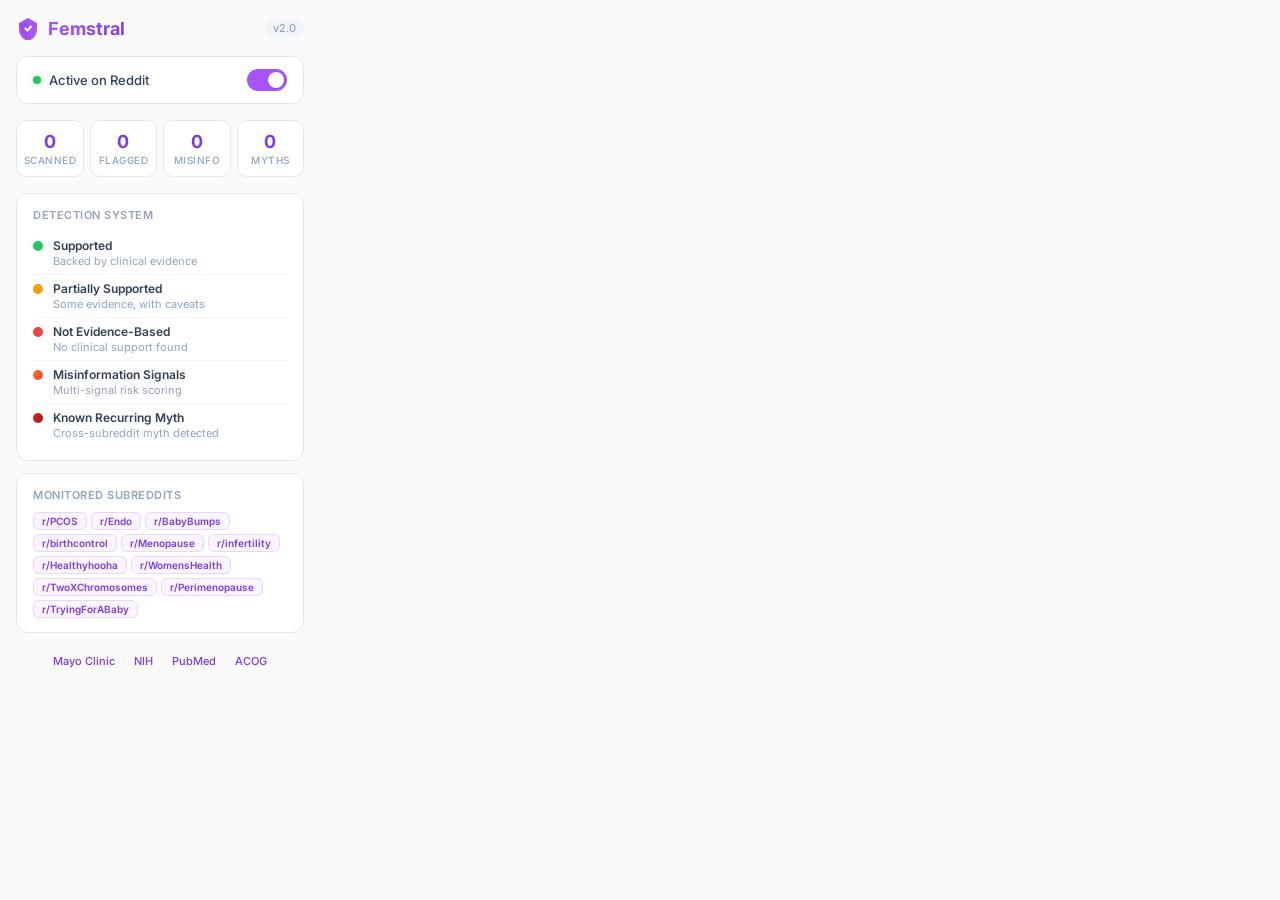
<file: chrome-extension/extension/popup/popup.html>
<!DOCTYPE html>
<html lang="en">
<head>
  <meta charset="UTF-8">
  <meta name="viewport" content="width=device-width, initial-scale=1.0">
  <title>Femstral Health Aid</title>
  <link rel="stylesheet" href="popup.css">
</head>
<body>
  <div class="popup">
    <header class="header">
      <div class="logo">
        <svg width="24" height="24" viewBox="0 0 24 24" fill="none">
          <path d="M12 2L3 7v6c0 5.55 3.84 10.74 9 12 5.16-1.26 9-6.45 9-12V7l-9-5z" fill="#a855f7"/>
          <path d="M12 4L5 8v5c0 4.52 3.13 8.75 7 9.8V4z" fill="#7c3aed" opacity="0.3"/>
          <path d="M9.5 12.5l2 2 3.5-4" stroke="white" stroke-width="2" stroke-linecap="round" stroke-linejoin="round"/>
        </svg>
        <span class="logo-text">Femstral</span>
      </div>
      <span class="version">v2.0</span>
    </header>

    <div class="status-card" id="statusCard">
      <div class="status-indicator">
        <span class="status-dot active" id="statusDot"></span>
        <span class="status-text" id="statusText">Active on Reddit</span>
      </div>
      <label class="toggle-switch">
        <input type="checkbox" id="enableToggle" checked>
        <span class="toggle-slider"></span>
      </label>
    </div>

    <div class="stats" id="statsSection">
      <div class="stat">
        <span class="stat-number" id="claimsScanned">0</span>
        <span class="stat-label">Scanned</span>
      </div>
      <div class="stat">
        <span class="stat-number" id="flagsRaised">0</span>
        <span class="stat-label">Flagged</span>
      </div>
      <div class="stat">
        <span class="stat-number" id="misinfoDetected">0</span>
        <span class="stat-label">Misinfo</span>
      </div>
      <div class="stat">
        <span class="stat-number" id="mythsDetected">0</span>
        <span class="stat-label">Myths</span>
      </div>
    </div>

    <div class="not-reddit" id="notReddit" style="display: none;">
      <svg width="40" height="40" viewBox="0 0 24 24" fill="none" stroke="#94a3b8" stroke-width="1.5">
        <circle cx="12" cy="12" r="10"/>
        <path d="M12 8v4M12 16h.01"/>
      </svg>
      <p>Navigate to <strong>reddit.com</strong> to use Femstral Health Aid</p>
    </div>

    <div class="legend">
      <h3>Detection System</h3>
      <div class="legend-item">
        <span class="legend-dot supported"></span>
        <div>
          <strong>Supported</strong>
          <span>Backed by clinical evidence</span>
        </div>
      </div>
      <div class="legend-item">
        <span class="legend-dot partial"></span>
        <div>
          <strong>Partially Supported</strong>
          <span>Some evidence, with caveats</span>
        </div>
      </div>
      <div class="legend-item">
        <span class="legend-dot unsupported"></span>
        <div>
          <strong>Not Evidence-Based</strong>
          <span>No clinical support found</span>
        </div>
      </div>
      <div class="legend-item">
        <span class="legend-dot misinfo"></span>
        <div>
          <strong>Misinformation Signals</strong>
          <span>Multi-signal risk scoring</span>
        </div>
      </div>
      <div class="legend-item">
        <span class="legend-dot myth"></span>
        <div>
          <strong>Known Recurring Myth</strong>
          <span>Cross-subreddit myth detected</span>
        </div>
      </div>
    </div>

    <div class="subreddits-monitored">
      <h3>Monitored Subreddits</h3>
      <div class="subreddit-tags">
        <span class="sub-tag">r/PCOS</span>
        <span class="sub-tag">r/Endo</span>
        <span class="sub-tag">r/BabyBumps</span>
        <span class="sub-tag">r/birthcontrol</span>
        <span class="sub-tag">r/Menopause</span>
        <span class="sub-tag">r/infertility</span>
        <span class="sub-tag">r/Healthyhooha</span>
        <span class="sub-tag">r/WomensHealth</span>
        <span class="sub-tag">r/TwoXChromosomes</span>
        <span class="sub-tag">r/Perimenopause</span>
        <span class="sub-tag">r/TryingForABaby</span>
      </div>
    </div>

    <footer class="footer">
      <a href="https://www.mayoclinic.org" target="_blank" rel="noopener">Mayo Clinic</a>
      <span class="dot">·</span>
      <a href="https://www.nih.gov" target="_blank" rel="noopener">NIH</a>
      <span class="dot">·</span>
      <a href="https://pubmed.ncbi.nlm.nih.gov" target="_blank" rel="noopener">PubMed</a>
      <span class="dot">·</span>
      <a href="https://www.acog.org" target="_blank" rel="noopener">ACOG</a>
    </footer>
  </div>

  <script src="popup.js"></script>
</body>
</html>
</file>
<file: chrome-extension/extension/popup/popup.css>
@import url('https://fonts.googleapis.com/css2?family=Inter:wght@400;500;600;700&display=swap');

* {
  margin: 0;
  padding: 0;
  box-sizing: border-box;
}

body {
  font-family: 'Inter', -apple-system, BlinkMacSystemFont, 'Segoe UI', sans-serif;
  width: 320px;
  background: #fafafa;
  color: #1a1a2e;
}

.popup {
  padding: 16px;
}

/* Header */
.header {
  display: flex;
  align-items: center;
  justify-content: space-between;
  margin-bottom: 16px;
}

.logo {
  display: flex;
  align-items: center;
  gap: 8px;
}

.logo-text {
  font-size: 18px;
  font-weight: 700;
  background: linear-gradient(135deg, #a855f7, #7c3aed);
  -webkit-background-clip: text;
  -webkit-text-fill-color: transparent;
  background-clip: text;
}

.version {
  font-size: 11px;
  color: #94a3b8;
  font-weight: 500;
  background: #f1f5f9;
  padding: 2px 8px;
  border-radius: 10px;
}

/* Status Card */
.status-card {
  display: flex;
  align-items: center;
  justify-content: space-between;
  background: white;
  border: 1px solid #e2e8f0;
  border-radius: 12px;
  padding: 12px 16px;
  margin-bottom: 16px;
}

.status-indicator {
  display: flex;
  align-items: center;
  gap: 8px;
}

.status-dot {
  width: 8px;
  height: 8px;
  border-radius: 50%;
  background: #94a3b8;
}

.status-dot.active {
  background: #22c55e;
  box-shadow: 0 0 6px rgba(34, 197, 94, 0.4);
}

.status-text {
  font-size: 13px;
  font-weight: 500;
  color: #334155;
}

/* Toggle Switch */
.toggle-switch {
  position: relative;
  display: inline-block;
  width: 40px;
  height: 22px;
  cursor: pointer;
}

.toggle-switch input {
  opacity: 0;
  width: 0;
  height: 0;
}

.toggle-slider {
  position: absolute;
  inset: 0;
  background: #cbd5e1;
  border-radius: 22px;
  transition: 0.2s;
}

.toggle-slider::before {
  content: '';
  position: absolute;
  width: 16px;
  height: 16px;
  left: 3px;
  bottom: 3px;
  background: white;
  border-radius: 50%;
  transition: 0.2s;
  box-shadow: 0 1px 3px rgba(0,0,0,0.15);
}

.toggle-switch input:checked + .toggle-slider {
  background: #a855f7;
}

.toggle-switch input:checked + .toggle-slider::before {
  transform: translateX(18px);
}

/* Stats */
.stats {
  display: grid;
  grid-template-columns: repeat(4, 1fr);
  gap: 6px;
  margin-bottom: 16px;
}

.stat {
  text-align: center;
  background: white;
  border: 1px solid #e2e8f0;
  border-radius: 10px;
  padding: 10px 4px;
}

.stat-number {
  display: block;
  font-size: 18px;
  font-weight: 700;
  color: #7c3aed;
}

.stat-label {
  display: block;
  font-size: 10px;
  color: #94a3b8;
  font-weight: 500;
  margin-top: 2px;
  text-transform: uppercase;
  letter-spacing: 0.5px;
}

/* Not Reddit */
.not-reddit {
  text-align: center;
  padding: 24px 16px;
  color: #64748b;
}

.not-reddit svg {
  margin-bottom: 12px;
}

.not-reddit p {
  font-size: 13px;
  line-height: 1.5;
}

.not-reddit strong {
  color: #334155;
}

/* Legend */
.legend {
  background: white;
  border: 1px solid #e2e8f0;
  border-radius: 12px;
  padding: 14px 16px;
  margin-bottom: 12px;
}

.legend h3 {
  font-size: 11px;
  font-weight: 600;
  text-transform: uppercase;
  letter-spacing: 0.5px;
  color: #94a3b8;
  margin-bottom: 10px;
}

.legend-item {
  display: flex;
  align-items: flex-start;
  gap: 10px;
  padding: 6px 0;
}

.legend-item + .legend-item {
  border-top: 1px solid #f1f5f9;
}

.legend-dot {
  width: 10px;
  height: 10px;
  border-radius: 50%;
  margin-top: 3px;
  flex-shrink: 0;
}

.legend-dot.supported {
  background: #22c55e;
}

.legend-dot.partial {
  background: #f59e0b;
}

.legend-dot.unsupported {
  background: #ef4444;
}

.legend-dot.misinfo {
  background: linear-gradient(135deg, #f97316, #ef4444);
}

.legend-dot.myth {
  background: linear-gradient(135deg, #dc2626, #991b1b);
}

.legend-item div {
  display: flex;
  flex-direction: column;
  gap: 1px;
}

.legend-item strong {
  font-size: 12px;
  font-weight: 600;
  color: #334155;
}

.legend-item span {
  font-size: 11px;
  color: #94a3b8;
}

/* Monitored Subreddits */
.subreddits-monitored {
  background: white;
  border: 1px solid #e2e8f0;
  border-radius: 12px;
  padding: 14px 16px;
  margin-bottom: 12px;
}

.subreddits-monitored h3 {
  font-size: 11px;
  font-weight: 600;
  text-transform: uppercase;
  letter-spacing: 0.5px;
  color: #94a3b8;
  margin-bottom: 10px;
}

.subreddit-tags {
  display: flex;
  flex-wrap: wrap;
  gap: 4px;
}

.sub-tag {
  display: inline-flex;
  align-items: center;
  padding: 2px 8px;
  background: #faf5ff;
  border: 1px solid #e9d5ff;
  border-radius: 6px;
  font-size: 10px;
  font-weight: 600;
  color: #7c3aed;
}

/* Footer */
.footer {
  text-align: center;
  padding-top: 4px;
}

.footer a {
  font-size: 11px;
  color: #7c3aed;
  text-decoration: none;
  font-weight: 500;
}

.footer a:hover {
  text-decoration: underline;
}

.footer .dot {
  color: #cbd5e1;
  margin: 0 4px;
  font-size: 10px;
}
</file>
